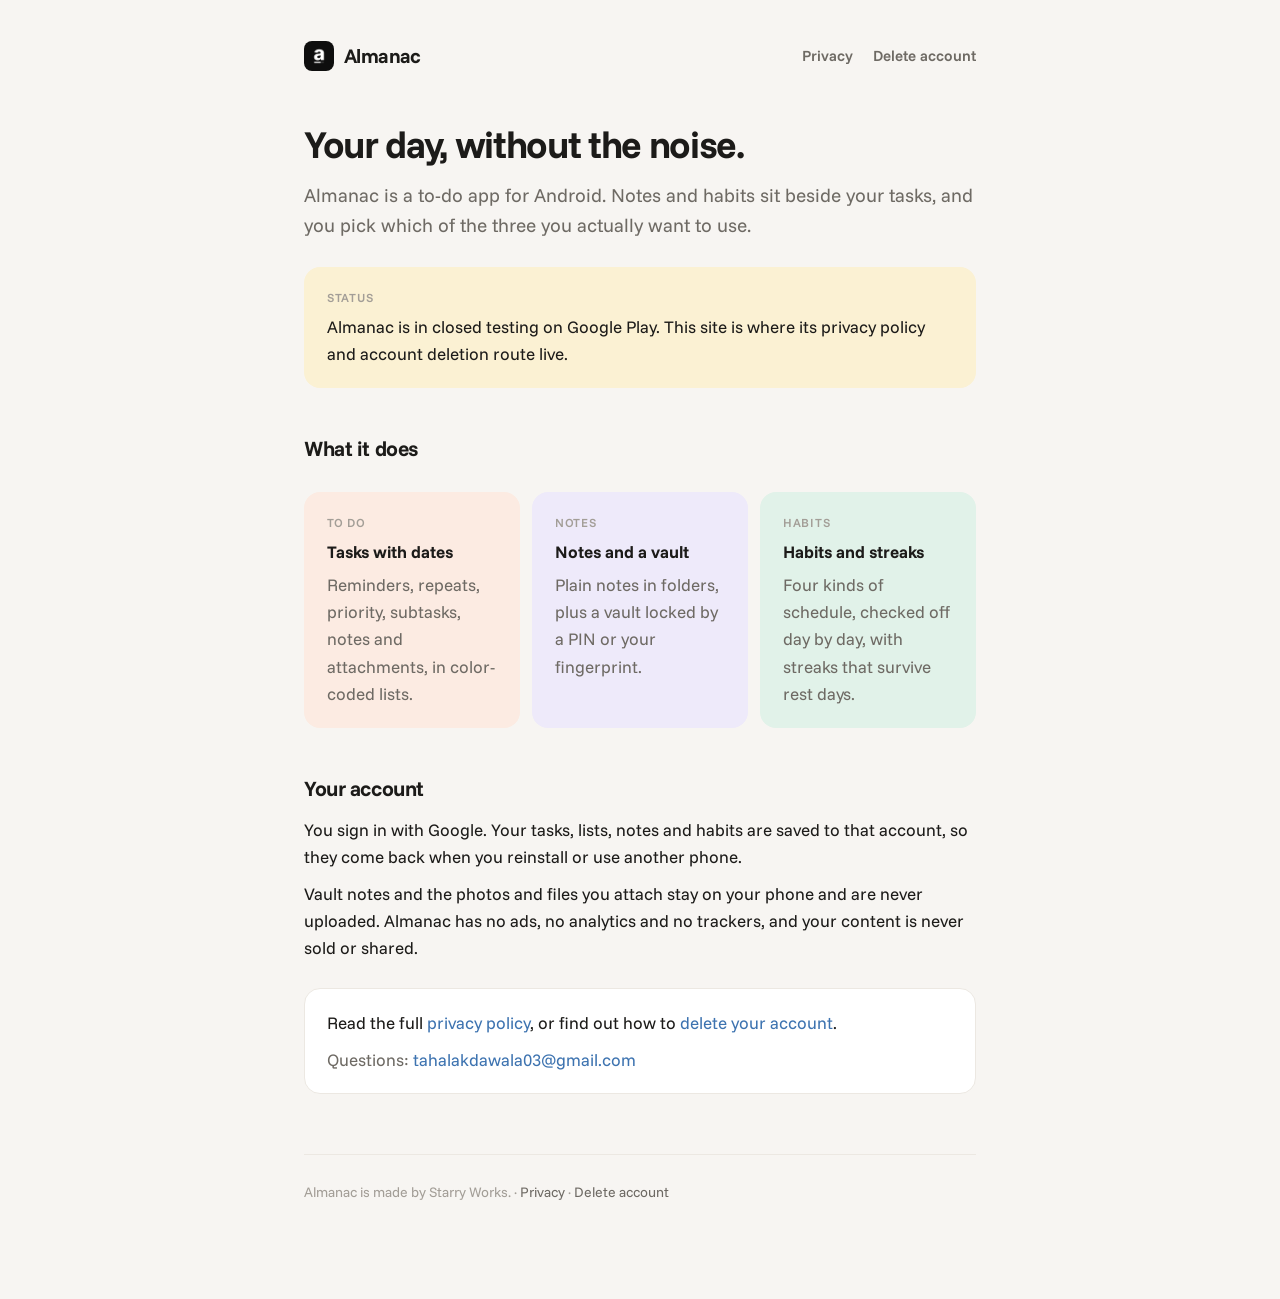
<file: index.html>
<!DOCTYPE html>
<html lang="en">
<head>
<meta charset="utf-8" />
<meta name="viewport" content="width=device-width, initial-scale=1" />
<title>Almanac</title>
<meta name="description" content="A calm to-do app for Android, with notes and habits beside your tasks." />
<link rel="preconnect" href="https://fonts.googleapis.com" />
<link rel="preconnect" href="https://fonts.gstatic.com" crossorigin />
<link href="https://fonts.googleapis.com/css2?family=Funnel+Sans:wght@500;600;700&display=swap" rel="stylesheet" />
<link rel="stylesheet" href="style.css" />
<link rel="icon" href="app-icon.png" type="image/png" />
</head>
<body>
<div class="wrap">

  <div class="top">
    <a class="brand" href="./">
      <img class="mark" src="app-icon.png" alt="" />
      Almanac
    </a>
    <nav class="nav">
      <a href="privacy.html">Privacy</a>
      <a href="delete-account.html">Delete account</a>
    </nav>
  </div>

  <h1>Your day, without the noise.</h1>
  <p class="lede">
    Almanac is a to-do app for Android. Notes and habits sit beside your tasks, and you
    pick which of the three you actually want to use.
  </p>

  <div class="card butter">
    <p class="label">Status</p>
    <p style="margin:0">
      Almanac is in closed testing on Google Play. This site is where its privacy policy and
      account deletion route live.
    </p>
  </div>

  <h2>What it does</h2>

  <div class="grid">
    <div class="card tangerine">
      <p class="label">To do</p>
      <strong>Tasks with dates</strong>
      <p style="margin:6px 0 0" class="muted">Reminders, repeats, priority, subtasks, notes and attachments, in color-coded lists.</p>
    </div>
    <div class="card lilac">
      <p class="label">Notes</p>
      <strong>Notes and a vault</strong>
      <p style="margin:6px 0 0" class="muted">Plain notes in folders, plus a vault locked by a PIN or your fingerprint.</p>
    </div>
    <div class="card mint">
      <p class="label">Habits</p>
      <strong>Habits and streaks</strong>
      <p style="margin:6px 0 0" class="muted">Four kinds of schedule, checked off day by day, with streaks that survive rest days.</p>
    </div>
  </div>

  <h2>Your account</h2>
  <p>
    You sign in with Google. Your tasks, lists, notes and habits are saved to that account, so
    they come back when you reinstall or use another phone.
  </p>
  <p>
    Vault notes and the photos and files you attach stay on your phone and are never uploaded.
    Almanac has no ads, no analytics and no trackers, and your content is never sold or shared.
  </p>

  <div class="card">
    <p style="margin-top:0">
      Read the full <a href="privacy.html">privacy policy</a>, or find out how to
      <a href="delete-account.html">delete your account</a>.
    </p>
    <p style="margin-bottom:0" class="muted">
      Questions: <a href="mailto:tahalakdawala03@gmail.com?subject=Almanac">tahalakdawala03@gmail.com</a>
    </p>
  </div>

  <footer>
    Almanac is made by Starry Works. &middot;
    <a href="privacy.html">Privacy</a> &middot;
    <a href="delete-account.html">Delete account</a>
  </footer>

</div>
</body>
</html>
</file>
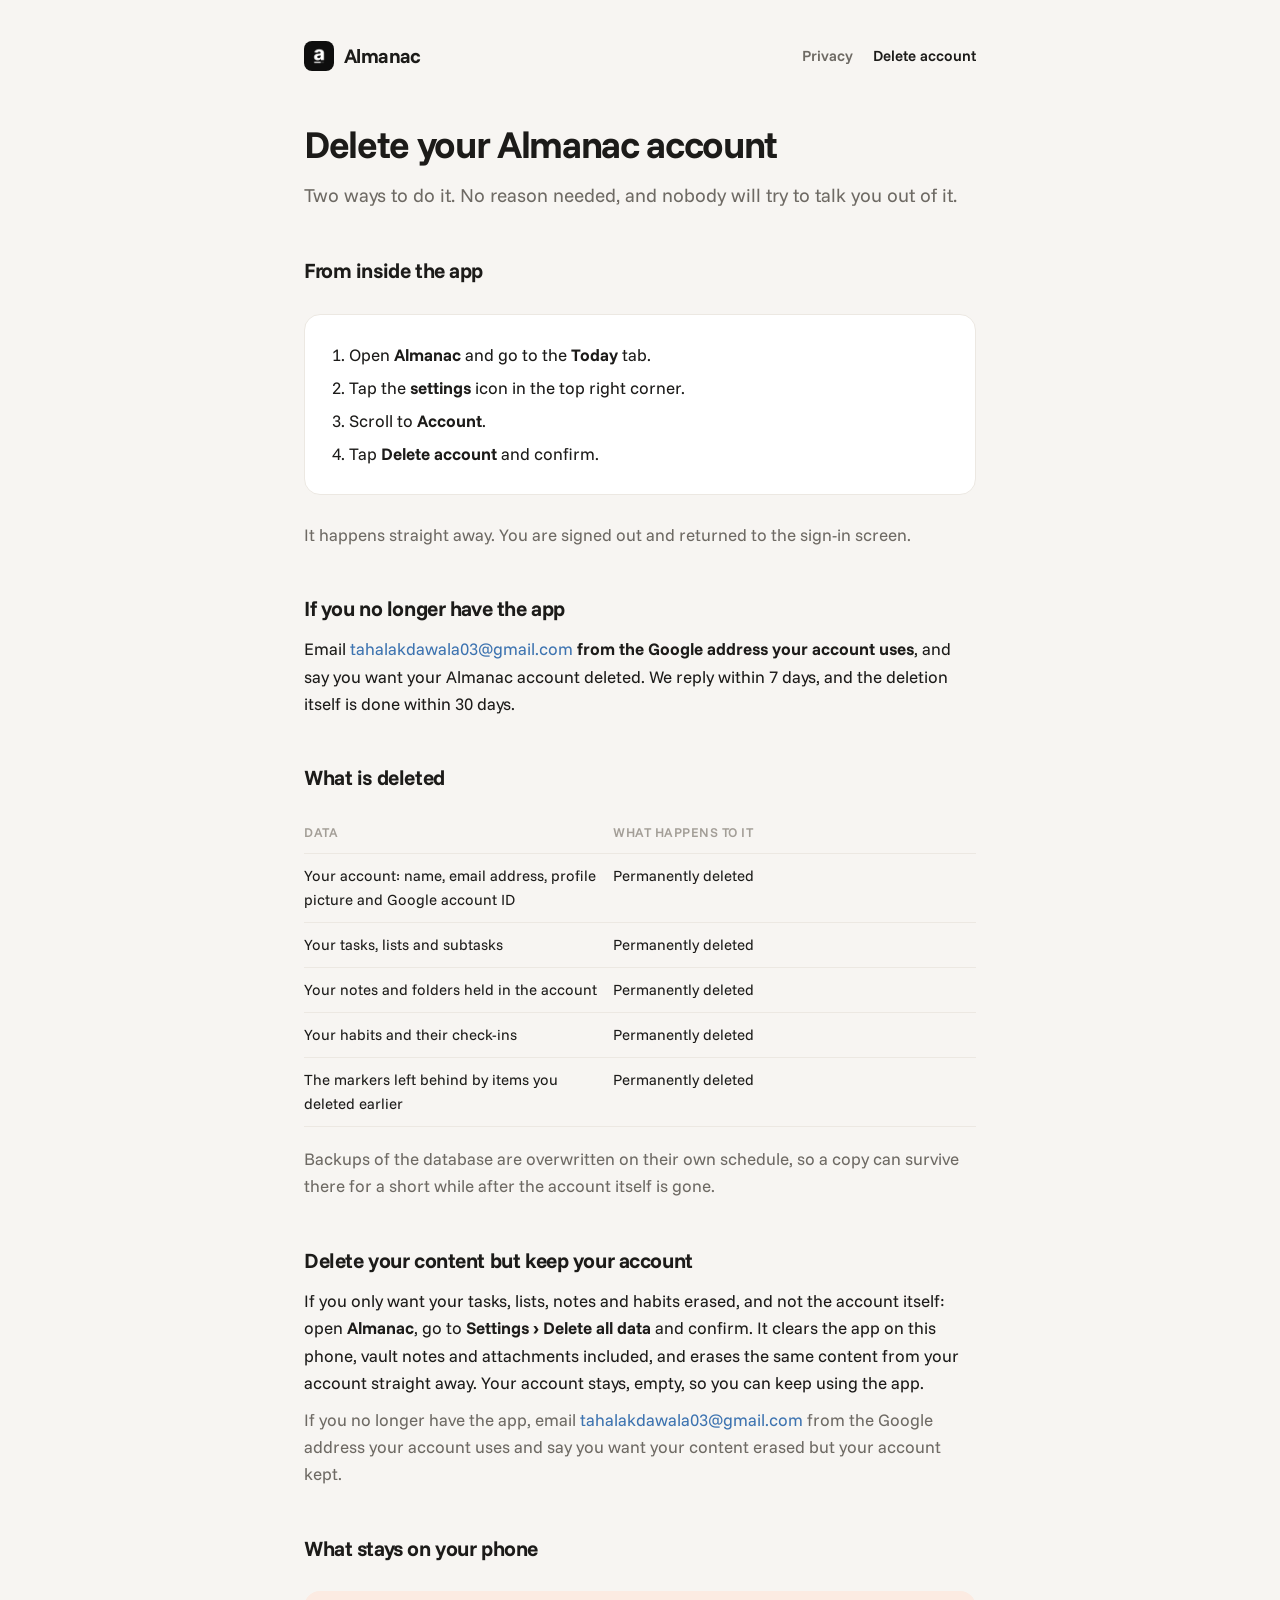
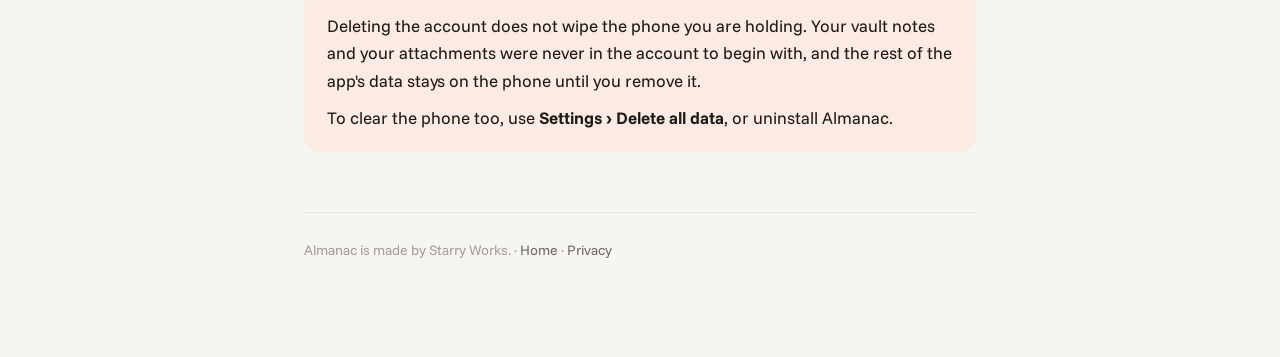
<file: delete-account.html>
<!DOCTYPE html>
<html lang="en">
<head>
<meta charset="utf-8" />
<meta name="viewport" content="width=device-width, initial-scale=1" />
<title>Delete your account &middot; Almanac</title>
<meta name="description" content="How to delete your Almanac account and everything stored in it." />
<link rel="preconnect" href="https://fonts.googleapis.com" />
<link rel="preconnect" href="https://fonts.gstatic.com" crossorigin />
<link href="https://fonts.googleapis.com/css2?family=Funnel+Sans:wght@500;600;700&display=swap" rel="stylesheet" />
<link rel="stylesheet" href="style.css" />
<link rel="icon" href="app-icon.png" type="image/png" />
</head>
<body>
<div class="wrap">

  <div class="top">
    <a class="brand" href="./">
      <img class="mark" src="app-icon.png" alt="" />
      Almanac
    </a>
    <nav class="nav">
      <a href="privacy.html">Privacy</a>
      <a href="delete-account.html" aria-current="page">Delete account</a>
    </nav>
  </div>

  <h1>Delete your Almanac account</h1>
  <p class="lede">
    Two ways to do it. No reason needed, and nobody will try to talk you out of it.
  </p>

  <h2>From inside the app</h2>
  <div class="card">
    <ol style="margin:0">
      <li>Open <strong>Almanac</strong> and go to the <strong>Today</strong> tab.</li>
      <li>Tap the <strong>settings</strong> icon in the top right corner.</li>
      <li>Scroll to <strong>Account</strong>.</li>
      <li>Tap <strong>Delete account</strong> and confirm.</li>
    </ol>
  </div>
  <p class="muted">It happens straight away. You are signed out and returned to the sign-in screen.</p>

  <h2>If you no longer have the app</h2>
  <p>
    Email <a href="mailto:tahalakdawala03@gmail.com?subject=Delete%20my%20Almanac%20account">tahalakdawala03@gmail.com</a>
    <strong>from the Google address your account uses</strong>, and say you want your Almanac
    account deleted. We reply within 7 days, and the deletion itself is done within 30 days.
  </p>

  <h2>What is deleted</h2>
  <table>
    <tr><th style="width:46%">Data</th><th>What happens to it</th></tr>
    <tr><td>Your account: name, email address, profile picture and Google account ID</td><td>Permanently deleted</td></tr>
    <tr><td>Your tasks, lists and subtasks</td><td>Permanently deleted</td></tr>
    <tr><td>Your notes and folders held in the account</td><td>Permanently deleted</td></tr>
    <tr><td>Your habits and their check-ins</td><td>Permanently deleted</td></tr>
    <tr><td>The markers left behind by items you deleted earlier</td><td>Permanently deleted</td></tr>
  </table>
  <p class="muted">
    Backups of the database are overwritten on their own schedule, so a copy can survive there
    for a short while after the account itself is gone.
  </p>

  <h2 id="data">Delete your content but keep your account</h2>
  <p>
    If you only want your tasks, lists, notes and habits erased, and not the account itself:
    open <strong>Almanac</strong>, go to <strong>Settings &rsaquo; Delete all data</strong> and
    confirm. It clears the app on this phone, vault notes and attachments included, and erases
    the same content from your account straight away. Your account stays, empty, so you can
    keep using the app.
  </p>
  <p class="muted">
    If you no longer have the app, email
    <a href="mailto:tahalakdawala03@gmail.com?subject=Delete%20my%20Almanac%20data">tahalakdawala03@gmail.com</a>
    from the Google address your account uses and say you want your content erased but your
    account kept.
  </p>

  <h2>What stays on your phone</h2>
  <div class="card tangerine">
    <p style="margin-top:0">
      Deleting the account does not wipe the phone you are holding. Your vault notes and your
      attachments were never in the account to begin with, and the rest of the app's data stays
      on the phone until you remove it.
    </p>
    <p style="margin-bottom:0">
      To clear the phone too, use <strong>Settings &rsaquo; Delete all data</strong>, or
      uninstall Almanac.
    </p>
  </div>

  <footer>
    Almanac is made by Starry Works. &middot;
    <a href="./">Home</a> &middot;
    <a href="privacy.html">Privacy</a>
  </footer>

</div>
</body>
</html>
</file>
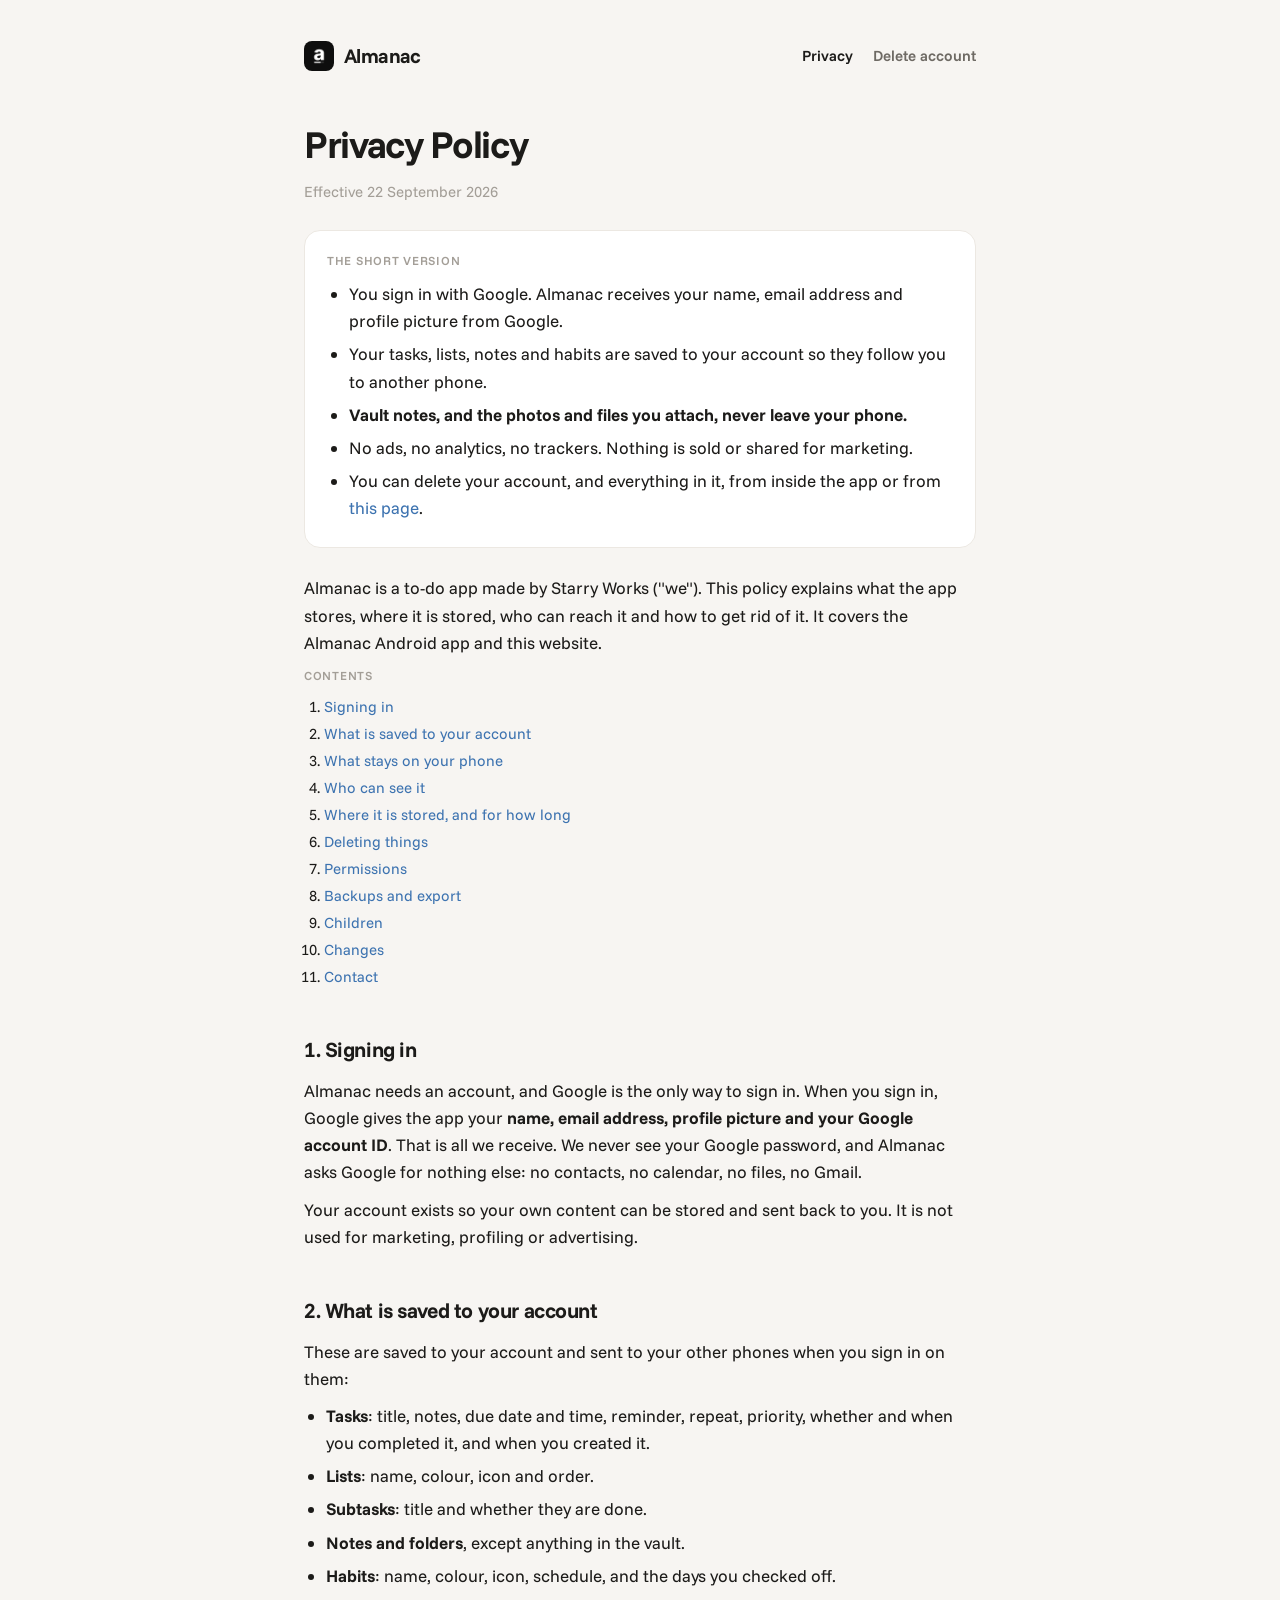
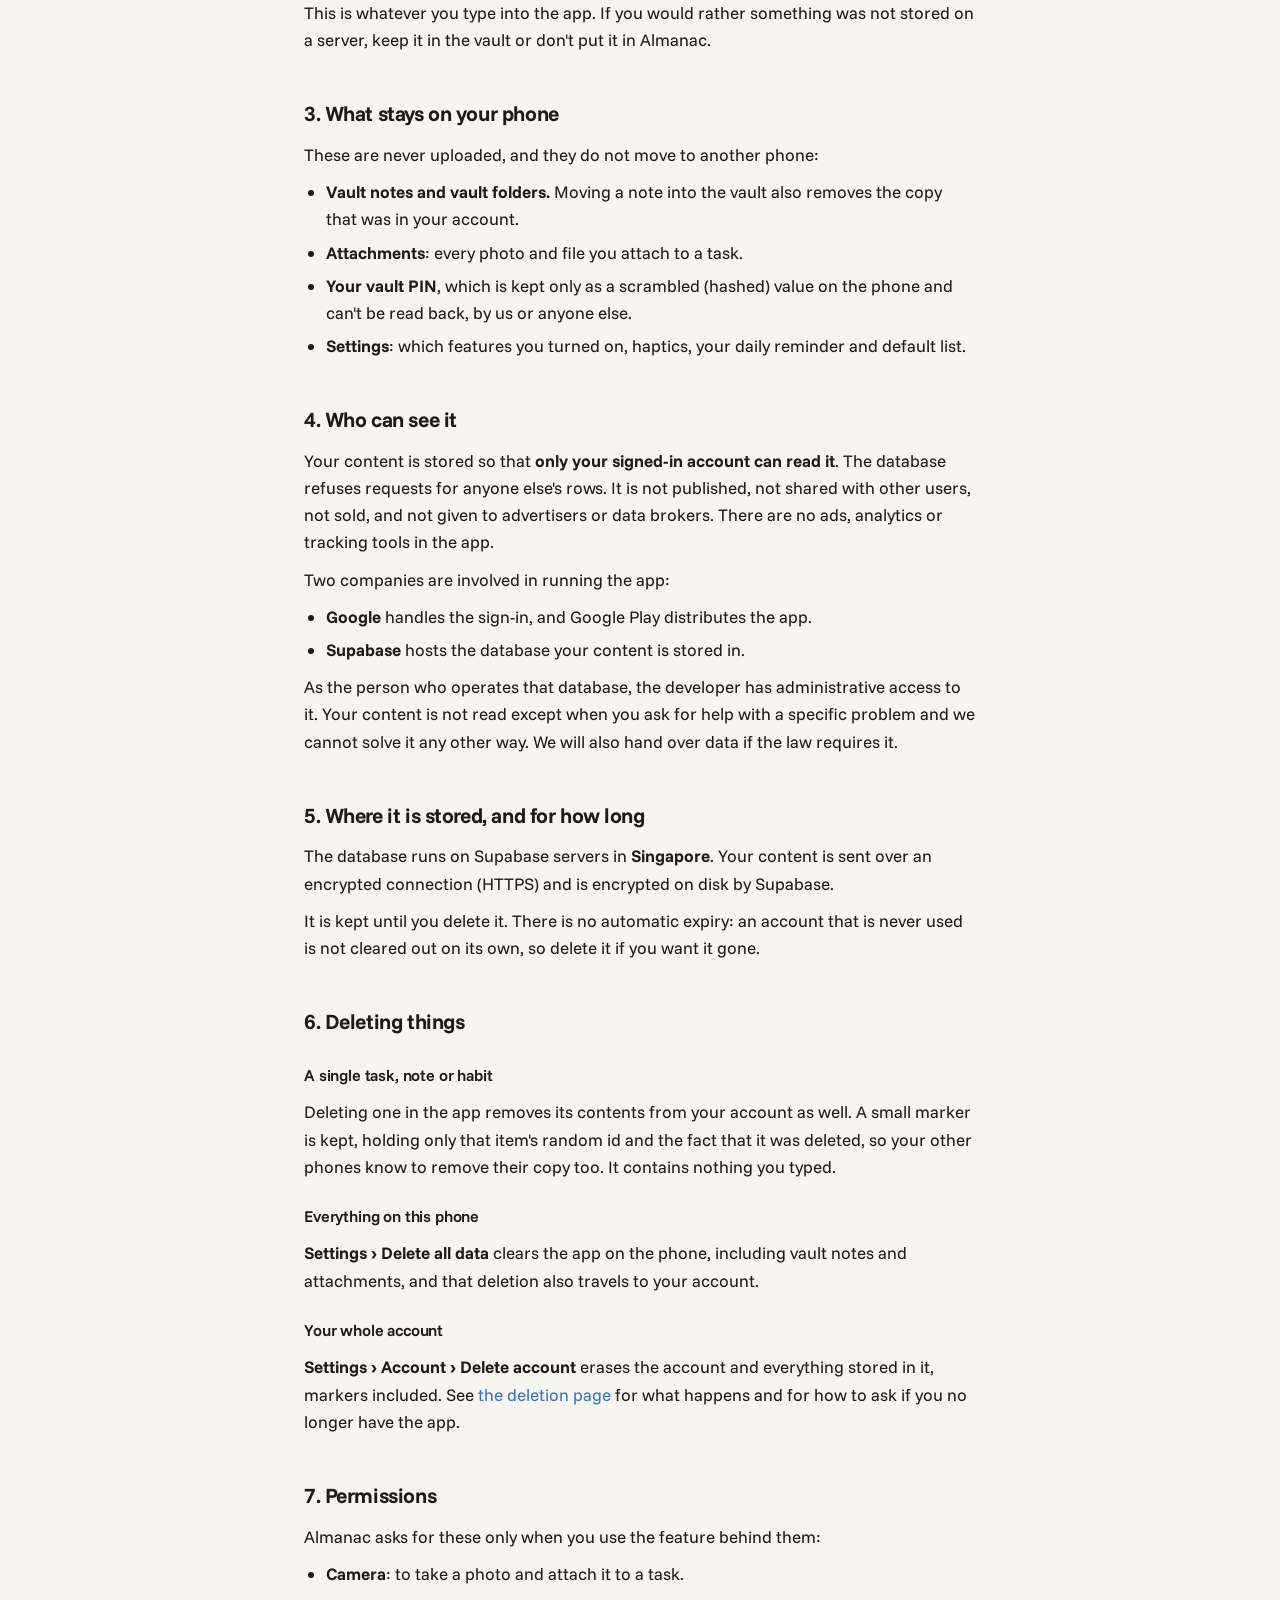
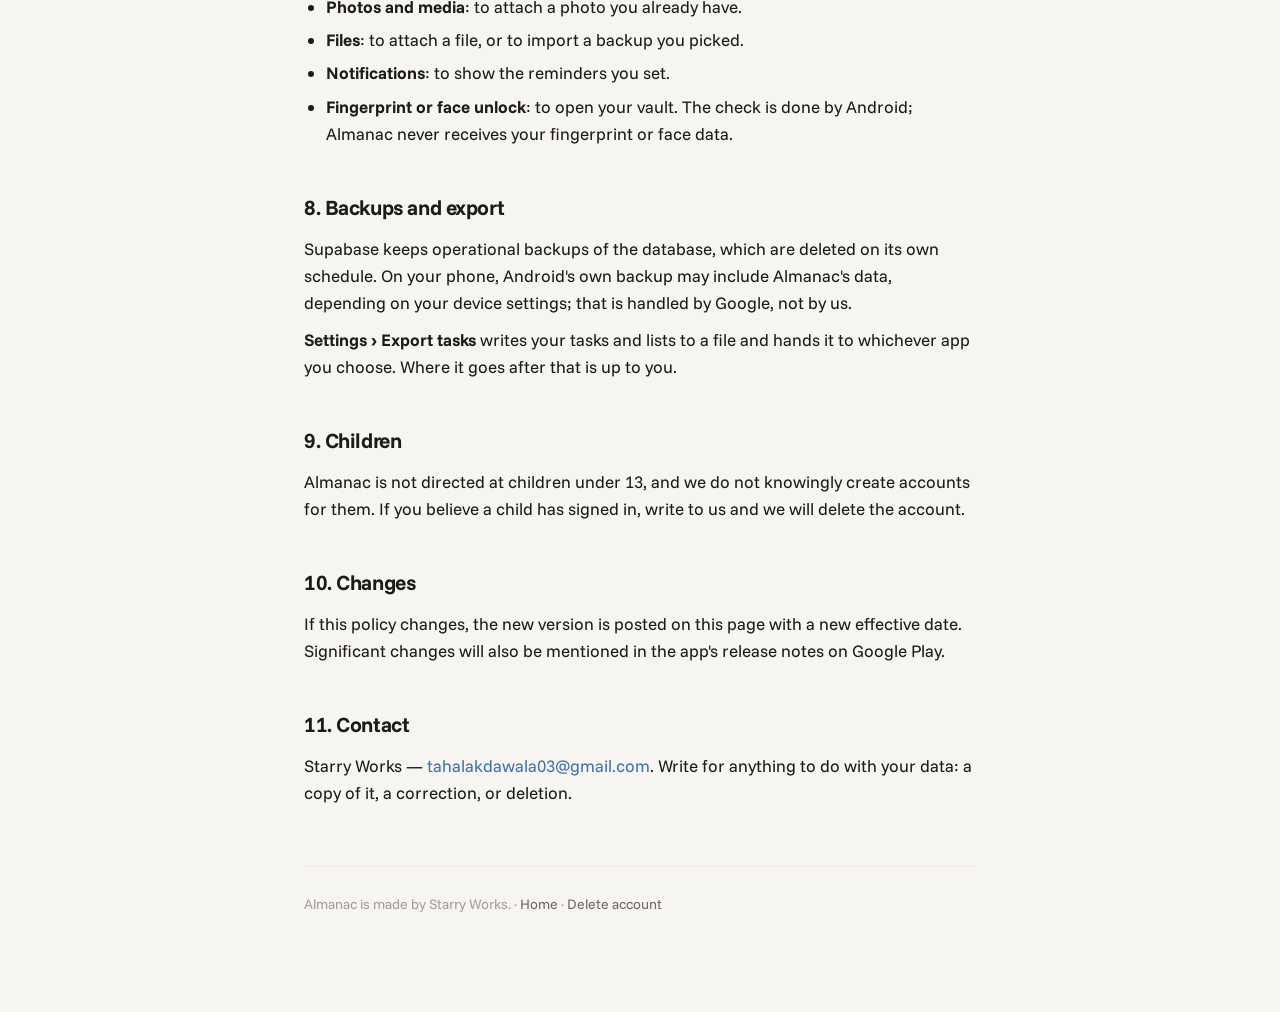
<file: privacy.html>
<!DOCTYPE html>
<html lang="en">
<head>
<meta charset="utf-8" />
<meta name="viewport" content="width=device-width, initial-scale=1" />
<title>Privacy Policy &middot; Almanac</title>
<meta name="description" content="What Almanac stores, what stays on your phone, who can see it and how to delete it." />
<link rel="preconnect" href="https://fonts.googleapis.com" />
<link rel="preconnect" href="https://fonts.gstatic.com" crossorigin />
<link href="https://fonts.googleapis.com/css2?family=Funnel+Sans:wght@500;600;700&display=swap" rel="stylesheet" />
<link rel="stylesheet" href="style.css" />
<link rel="icon" href="app-icon.png" type="image/png" />
</head>
<body>
<div class="wrap">

  <div class="top">
    <a class="brand" href="./">
      <img class="mark" src="app-icon.png" alt="" />
      Almanac
    </a>
    <nav class="nav">
      <a href="privacy.html" aria-current="page">Privacy</a>
      <a href="delete-account.html">Delete account</a>
    </nav>
  </div>

  <h1>Privacy Policy</h1>
  <p class="updated">Effective 22 September 2026</p>

  <div class="card">
    <p class="label">The short version</p>
    <ul style="margin-bottom:0">
      <li>You sign in with Google. Almanac receives your name, email address and profile picture from Google.</li>
      <li>Your tasks, lists, notes and habits are saved to your account so they follow you to another phone.</li>
      <li><strong>Vault notes, and the photos and files you attach, never leave your phone.</strong></li>
      <li>No ads, no analytics, no trackers. Nothing is sold or shared for marketing.</li>
      <li>You can delete your account, and everything in it, from inside the app or from
        <a href="delete-account.html">this page</a>.</li>
    </ul>
  </div>

  <p>
    Almanac is a to-do app made by Starry Works ("we"). This policy explains what the app
    stores, where it is stored, who can reach it and how to get rid of it. It covers the
    Almanac Android app and this website.
  </p>

  <div class="toc">
    <p class="label">Contents</p>
    <ol>
      <li><a href="#account">Signing in</a></li>
      <li><a href="#synced">What is saved to your account</a></li>
      <li><a href="#local">What stays on your phone</a></li>
      <li><a href="#who">Who can see it</a></li>
      <li><a href="#where">Where it is stored, and for how long</a></li>
      <li><a href="#deleting">Deleting things</a></li>
      <li><a href="#permissions">Permissions</a></li>
      <li><a href="#backups">Backups and export</a></li>
      <li><a href="#children">Children</a></li>
      <li><a href="#changes">Changes</a></li>
      <li><a href="#contact">Contact</a></li>
    </ol>
  </div>

  <h2 id="account">1. Signing in</h2>
  <p>
    Almanac needs an account, and Google is the only way to sign in. When you sign in, Google
    gives the app your <strong>name, email address, profile picture and your Google account
    ID</strong>. That is all we receive. We never see your Google password, and Almanac asks
    Google for nothing else: no contacts, no calendar, no files, no Gmail.
  </p>
  <p>
    Your account exists so your own content can be stored and sent back to you. It is not used
    for marketing, profiling or advertising.
  </p>

  <h2 id="synced">2. What is saved to your account</h2>
  <p>These are saved to your account and sent to your other phones when you sign in on them:</p>
  <ul>
    <li><strong>Tasks</strong>: title, notes, due date and time, reminder, repeat, priority, whether and when you completed it, and when you created it.</li>
    <li><strong>Lists</strong>: name, colour, icon and order.</li>
    <li><strong>Subtasks</strong>: title and whether they are done.</li>
    <li><strong>Notes and folders</strong>, except anything in the vault.</li>
    <li><strong>Habits</strong>: name, colour, icon, schedule, and the days you checked off.</li>
  </ul>
  <p>
    This is whatever you type into the app. If you would rather something was not stored on a
    server, keep it in the vault or don't put it in Almanac.
  </p>

  <h2 id="local">3. What stays on your phone</h2>
  <p>These are never uploaded, and they do not move to another phone:</p>
  <ul>
    <li><strong>Vault notes and vault folders.</strong> Moving a note into the vault also removes the copy that was in your account.</li>
    <li><strong>Attachments</strong>: every photo and file you attach to a task.</li>
    <li><strong>Your vault PIN</strong>, which is kept only as a scrambled (hashed) value on the phone and can't be read back, by us or anyone else.</li>
    <li><strong>Settings</strong>: which features you turned on, haptics, your daily reminder and default list.</li>
  </ul>

  <h2 id="who">4. Who can see it</h2>
  <p>
    Your content is stored so that <strong>only your signed-in account can read it</strong>.
    The database refuses requests for anyone else's rows. It is not published, not shared with
    other users, not sold, and not given to advertisers or data brokers. There are no ads,
    analytics or tracking tools in the app.
  </p>
  <p>Two companies are involved in running the app:</p>
  <ul>
    <li><strong>Google</strong> handles the sign-in, and Google Play distributes the app.</li>
    <li><strong>Supabase</strong> hosts the database your content is stored in.</li>
  </ul>
  <p>
    As the person who operates that database, the developer has administrative access to it.
    Your content is not read except when you ask for help with a specific problem and we cannot
    solve it any other way. We will also hand over data if the law requires it.
  </p>

  <h2 id="where">5. Where it is stored, and for how long</h2>
  <p>
    The database runs on Supabase servers in <strong>Singapore</strong>. Your content is sent
    over an encrypted connection (HTTPS) and is encrypted on disk by Supabase.
  </p>
  <p>
    It is kept until you delete it. There is no automatic expiry: an account that is never
    used is not cleared out on its own, so delete it if you want it gone.
  </p>

  <h2 id="deleting">6. Deleting things</h2>
  <h3>A single task, note or habit</h3>
  <p>
    Deleting one in the app removes its contents from your account as well. A small marker is
    kept, holding only that item's random id and the fact that it was deleted, so your other
    phones know to remove their copy too. It contains nothing you typed.
  </p>
  <h3>Everything on this phone</h3>
  <p>
    <strong>Settings &rsaquo; Delete all data</strong> clears the app on the phone, including
    vault notes and attachments, and that deletion also travels to your account.
  </p>
  <h3>Your whole account</h3>
  <p>
    <strong>Settings &rsaquo; Account &rsaquo; Delete account</strong> erases the account and
    everything stored in it, markers included. See <a href="delete-account.html">the deletion
    page</a> for what happens and for how to ask if you no longer have the app.
  </p>

  <h2 id="permissions">7. Permissions</h2>
  <p>Almanac asks for these only when you use the feature behind them:</p>
  <ul>
    <li><strong>Camera</strong>: to take a photo and attach it to a task.</li>
    <li><strong>Photos and media</strong>: to attach a photo you already have.</li>
    <li><strong>Files</strong>: to attach a file, or to import a backup you picked.</li>
    <li><strong>Notifications</strong>: to show the reminders you set.</li>
    <li><strong>Fingerprint or face unlock</strong>: to open your vault. The check is done by Android; Almanac never receives your fingerprint or face data.</li>
  </ul>

  <h2 id="backups">8. Backups and export</h2>
  <p>
    Supabase keeps operational backups of the database, which are deleted on its own schedule.
    On your phone, Android's own backup may include Almanac's data, depending on your device
    settings; that is handled by Google, not by us.
  </p>
  <p>
    <strong>Settings &rsaquo; Export tasks</strong> writes your tasks and lists to a file and
    hands it to whichever app you choose. Where it goes after that is up to you.
  </p>

  <h2 id="children">9. Children</h2>
  <p>
    Almanac is not directed at children under 13, and we do not knowingly create accounts for
    them. If you believe a child has signed in, write to us and we will delete the account.
  </p>

  <h2 id="changes">10. Changes</h2>
  <p>
    If this policy changes, the new version is posted on this page with a new effective date.
    Significant changes will also be mentioned in the app's release notes on Google Play.
  </p>

  <h2 id="contact">11. Contact</h2>
  <p>
    Starry Works &mdash;
    <a href="mailto:tahalakdawala03@gmail.com?subject=Almanac%20privacy">tahalakdawala03@gmail.com</a>.
    Write for anything to do with your data: a copy of it, a correction, or deletion.
  </p>

  <footer>
    Almanac is made by Starry Works. &middot;
    <a href="./">Home</a> &middot;
    <a href="delete-account.html">Delete account</a>
  </footer>

</div>
</body>
</html>
</file>
<file: style.css>
/* Almanac site. Tokens mirror src/theme/tokens.ts in the app repo. */

:root {
  --bg: #F7F5F2;
  --surface: #FFFFFF;
  --border: #ECE8E2;

  --ink: #1C1B19;
  --ink2: #6E6A64;
  --ink3: #A39E97;

  --tangerine: #E8612C;
  --tint-tangerine: #FCEBE2;
  --tint-mint: #E1F2E9;
  --mint-ink: #2F8059;
  --tint-lilac: #EEEAFA;
  --lilac-ink: #6A57BE;
  --tint-butter: #FBF1D3;
  --tint-sky: #E3EEFA;
  --sky-ink: #3D73B0;

  --radius-card: 16px;
  --radius-pill: 999px;
}

* { box-sizing: border-box; }
html { -webkit-text-size-adjust: 100%; scroll-behavior: smooth; }

body {
  margin: 0;
  background: var(--bg);
  color: var(--ink);
  font-family: "Funnel Sans", -apple-system, BlinkMacSystemFont, "Segoe UI",
    Roboto, Helvetica, Arial, sans-serif;
  font-size: 17px;
  line-height: 1.6;
  -webkit-font-smoothing: antialiased;
}

.wrap { max-width: 720px; margin: 0 auto; padding: 40px 24px 96px; }

/* ------------------------------------------------------------- header --- */

.top {
  display: flex;
  align-items: center;
  justify-content: space-between;
  gap: 16px;
  flex-wrap: wrap;
  margin-bottom: 52px;
}

.brand {
  display: inline-flex;
  align-items: center;
  gap: 10px;
  font-weight: 700;
  letter-spacing: -0.03em;
  font-size: 20px;
  color: var(--ink);
  text-decoration: none;
}

.mark { width: 30px; height: 30px; border-radius: 8px; flex: none; }

.nav { display: flex; gap: 20px; font-size: 15px; font-weight: 600; }
.nav a { color: var(--ink2); text-decoration: none; }
.nav a:hover, .nav a[aria-current="page"] { color: var(--ink); }

/* --------------------------------------------------------- typography --- */

h1 {
  font-size: 38px;
  line-height: 1.1;
  letter-spacing: -0.035em;
  font-weight: 700;
  margin: 0 0 14px;
}

h2 {
  font-size: 21px;
  letter-spacing: -0.02em;
  font-weight: 700;
  margin: 44px 0 10px;
}

h3 {
  font-size: 16px;
  letter-spacing: -0.01em;
  font-weight: 600;
  margin: 24px 0 6px;
}

p { margin: 10px 0; }
ul, ol { padding-left: 22px; margin: 10px 0; }
li { margin: 6px 0; }

a { color: var(--sky-ink); text-decoration: none; }
a:hover { text-decoration: underline; }

.lede { font-size: 19px; color: var(--ink2); margin: 0 0 8px; }
.updated { color: var(--ink3); font-size: 15px; margin: 0; }
.muted { color: var(--ink2); }

/* -------------------------------------------------------------- parts --- */

.card {
  border: 1px solid var(--border);
  border-radius: var(--radius-card);
  padding: 20px 22px;
  background: var(--surface);
  margin: 26px 0;
}

.card > :first-child { margin-top: 0; }
.card > :last-child { margin-bottom: 0; }

.card.tangerine { background: var(--tint-tangerine); border-color: transparent; }
.card.mint   { background: var(--tint-mint);   border-color: transparent; }
.card.lilac  { background: var(--tint-lilac);  border-color: transparent; }
.card.butter { background: var(--tint-butter); border-color: transparent; }
.card.sky    { background: var(--tint-sky);    border-color: transparent; }

.label {
  font-size: 12px;
  font-weight: 600;
  letter-spacing: 0.06em;
  text-transform: uppercase;
  color: var(--ink3);
  margin: 0 0 6px;
}

.btn {
  display: inline-block;
  background: var(--ink);
  color: #FFFFFF;
  font-weight: 600;
  font-size: 16px;
  padding: 13px 24px;
  border-radius: var(--radius-pill);
  text-decoration: none;
}
.btn:hover { text-decoration: none; opacity: 0.88; }

.grid {
  display: grid;
  grid-template-columns: repeat(auto-fit, minmax(210px, 1fr));
  gap: 12px;
  margin: 26px 0;
}

.grid .card { margin: 0; }

table {
  width: 100%;
  border-collapse: collapse;
  margin: 18px 0;
  font-size: 15px;
  display: block;
  overflow-x: auto;
}
th, td {
  text-align: left;
  padding: 10px 14px 10px 0;
  border-bottom: 1px solid var(--border);
  vertical-align: top;
}
th { font-weight: 600; font-size: 13px; letter-spacing: 0.04em; text-transform: uppercase; color: var(--ink3); }

.toc { font-size: 15px; }
.toc ol { padding-left: 20px; }
.toc li { margin: 3px 0; }

footer {
  margin-top: 60px;
  padding-top: 26px;
  border-top: 1px solid var(--border);
  color: var(--ink3);
  font-size: 14px;
}
footer a { color: var(--ink2); }

@media (max-width: 560px) {
  body { font-size: 16px; }
  h1 { font-size: 31px; }
  .wrap { padding: 28px 20px 72px; }
  .top { margin-bottom: 36px; }
}
</file>
